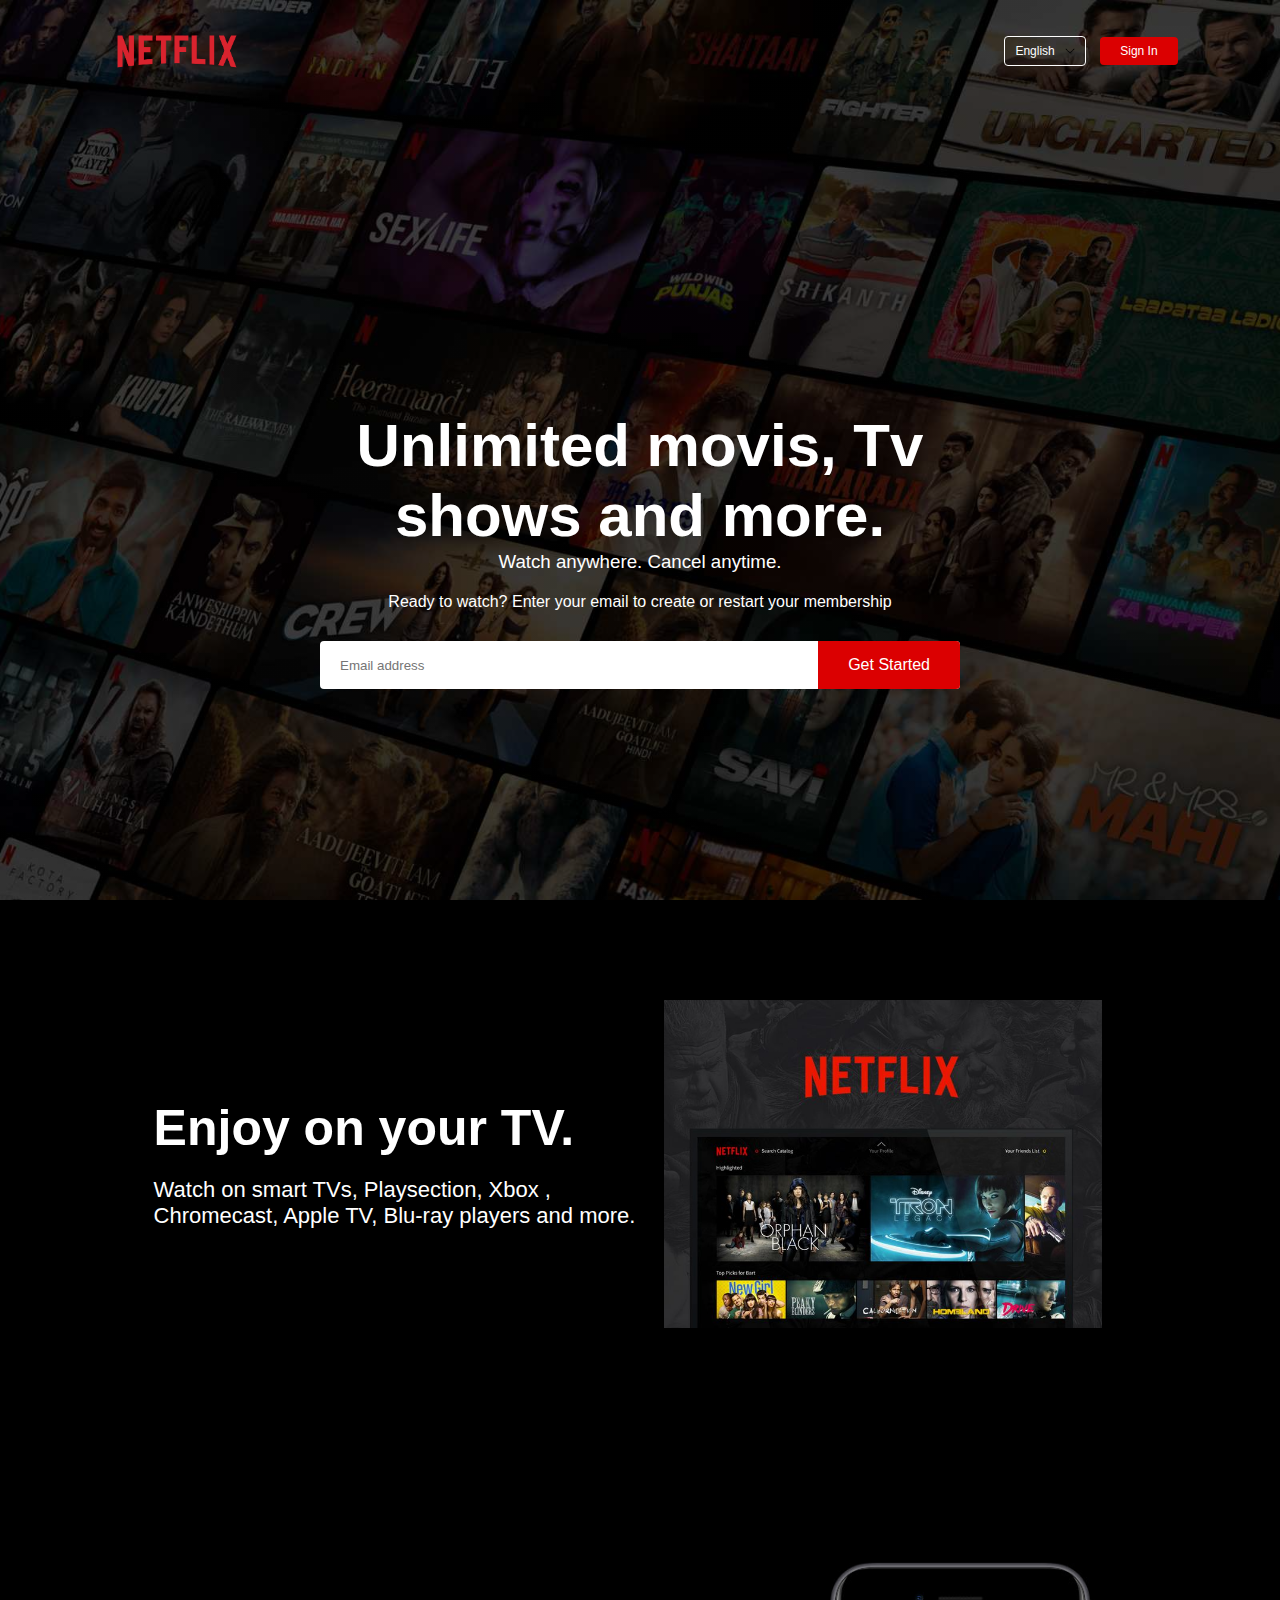
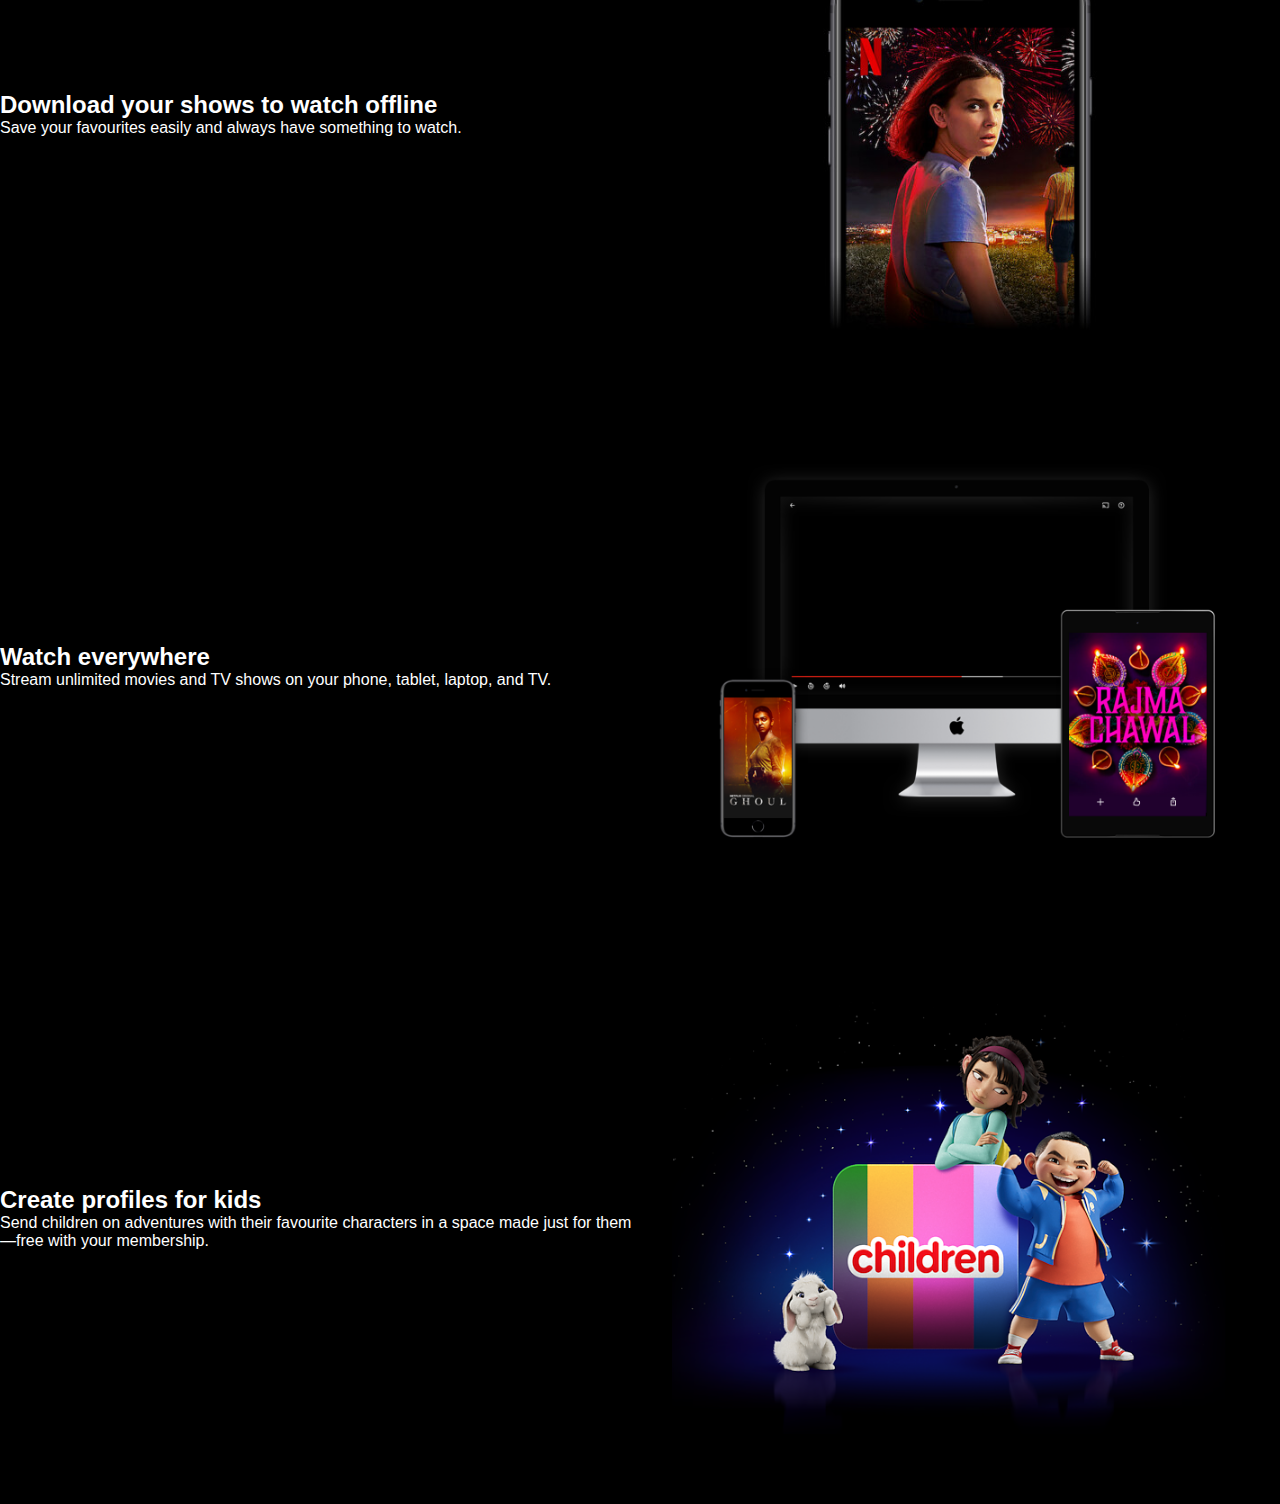
<file: index.html>
<!DOCTYPE html>
<html lang="en">
<head>
    <meta charset="UTF-8">
    <meta name="viewport" content="width=device-width, initial-scale=1.0"></head>
    <title>Netflix Website Clone</title>
    <link rel="stylesheet" href="index.css">
<body>
    <script src="netflix.js" type=""></script>
    <div class="header">
        <nav>
            <img src="Netflix_Logo_PMS.png" class="logo">
            <div>

                <button class="language-btn">English <img src="free-arrow-down-icon-3101-thumb.png"></button>
                <button>Sign In</button>
            </div>
        </nav>
        <div class="header-content">
            <h1>Unlimited movis, Tv shows and more.</h1>
            <h3>Watch anywhere. Cancel anytime.</h3>
            <p>Ready to watch? Enter your email to create or restart your membership</p>
            <form class="email-signup">
               <input type="email" id="inp" placeholder="Email address" required>
               <button type="submit">Get Started</button>
            </form>
        </div>
    </div>
        <div class="features">
            <div class="row">
                <div class="text-col">
                    <h2>Enjoy on your TV.</h2>
                    <p>Watch on smart TVs, Playsection, Xbox , Chromecast, Apple TV, Blu-ray players and more.</p>
                </div>
                <div class="img-col">
                    <img src="Netflix Exploration.jpeg">
                </div>
            </div>
        </div>

        <div class="row">
            <div class="text-col">
                <h2>Download your shows to watch offline</h2>
                <p>Save your favourites easily and always have something to watch.</p>
            </div>
            <div class="img-col">
                <img src="mobile-0819.jpg">
            </div>
        </div>
    </div>
    <div class="row">
        <div class="text-col">
            <h2>Watch everywhere</h2>
            <p>Stream unlimited movies and TV shows on your phone, tablet, laptop, and TV.</p>
        </div>
        <div class="img-col">
            <img src="device-pile-in.png">
        </div>
    </div>
</div>
<div class="row">
    <div class="text-col">
        <h2>Create profiles for kids</h2>
        <p>Send children on adventures with their favourite characters in a space made just for them—free with your membership.</p>
    </div>
    <div class="img-col">
        <img src="AAAABVr8nYuAg0xDpXDv0VI9HUoH7r2aGp4TKRCsKNQrMwxzTtr-NlwOHeS8bCI2oeZddmu3nMYr3j9MjYhHyjBASb1FaOGYZNYvPBCL.png">
    </div>
</div>
</div>
</div>
    </div>
    
</body>
</html>
</file>
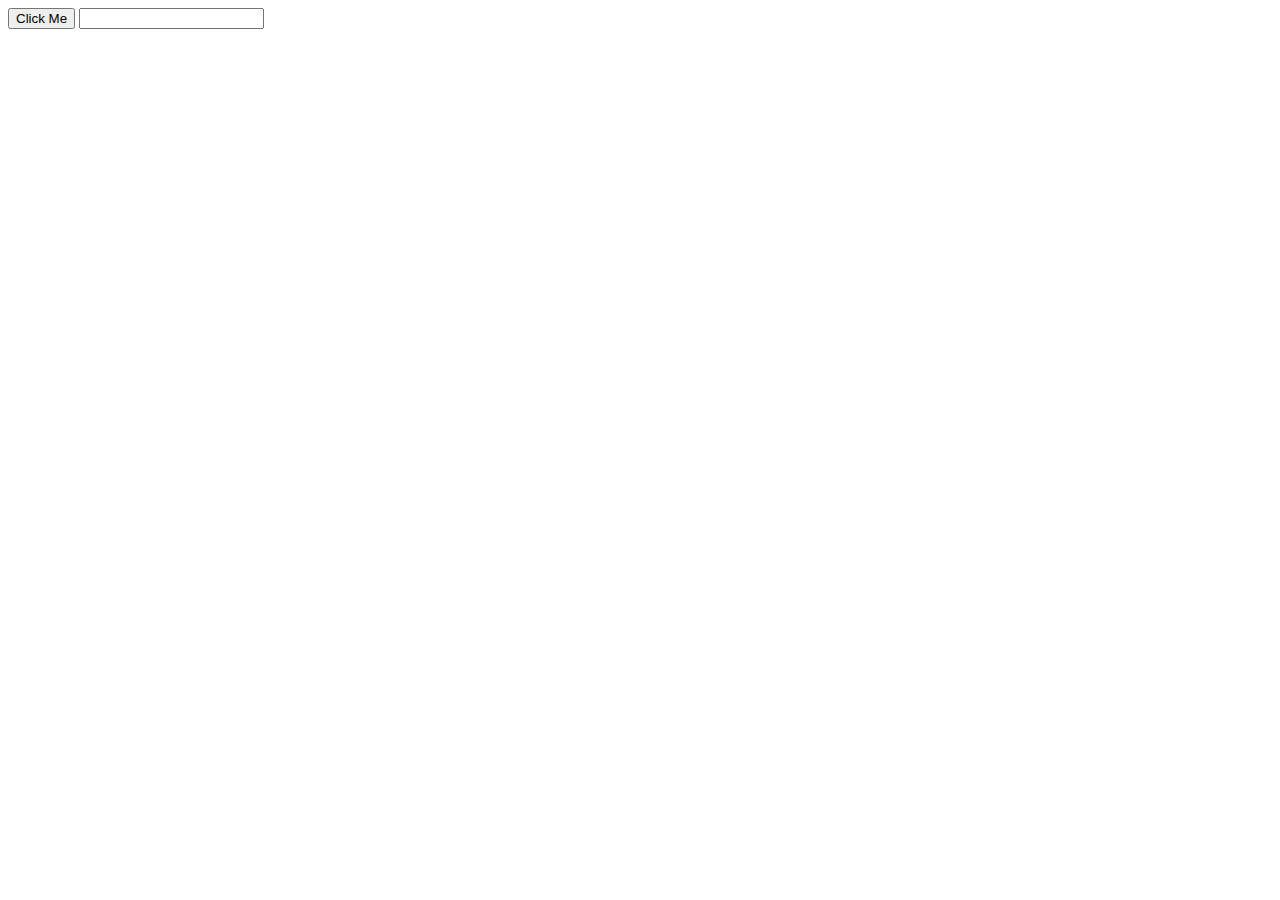
<file: FORMS.html>
<!DOCTYPE html>
<html lang="en">
<head>
    <meta charset="UTF-8">
    <meta name="viewport" content="width=device-width, initial-scale=1.0">
    <title>Document</title>
</head>
<body>
    <button type="button" id="btn">Click Me</button>
    <input type="text" id="uip"/>
<script >
    console.log("hi kaka ");
    let count =0;
    let btn = document.getElementById("btn");
    btn.addEventListener('click',balu);//event listiners 
    //event listeners:
    // mouse events ,keyboard btns,touchpad;
    //click,dbclick
    function balu(e){
        count+=1;
        console.log(count);
    }
    let userInp = "";
    let baluinput = document.getElementById("uip");
    //keyboard event keup,keydown
    baluinput.addEventListener("keyup",onBalukeyUp);
    function onBalukeyUp(e){
        console.log(e);
        if(e.key==="Enter"){
            console.log(userInp);
        }
        userInp=e.target.value;
        // console.log(e.target.value);

    }

</script>

</body>
</html>
</file>
<file: index.css>
*{
    margin: 0;
    padding: 0;
    font-family: 'poppins',sans-serif;
    box-sizing: border-box;
}
body{
    background: #000;
    color: #fff;
}
.header{
    width: 100%;
    height: 100vh;
    background-image: linear-gradient(rgba(0,0,0,0.7),rgba(0,0,0,0.7)), url(IN-en-20240729-POP_SIGNUP_TWO_WEEKS-perspective_WEB_a67d8c9e-8121-4a74-98e4-8005eb2df227_small.jpg);
    background-size: cover;
    background-position: center;
    padding: 10px 8%;
    position: relative;
}

nav{
    display: flex;
    align-items: center;
    justify-content: space-between;
    padding: 10px 0;
}

.logo{
    width: 150px;
    cursor: pointer;
}
nav button{
    border: 0;
    outline: 0;
    background: #db0001;
    color: #fff;
    padding: 7px 20px;
    font-size: 12px;
    border-radius: 4px;
    margin-left: 10px;
    cursor: pointer;
}


.language-btn{
    display: inline-flex;
    align-items: center;
    background: transparent;
    border: 1px solid #fff;
    padding: 7px 10px;
}

.language-btn img{
    width: 10px;
    margin-left: 10px;
}

.header-content{
    position: absolute;
    top: 50%;
    left: 50%;
    transform: translate(-50%,-50%);
    text-align: center;
    margin-top: 100px;
}

.header-content h1{
    font-size: 60px;
    line-height: 70px;
    font-weight: 600;
    max-width: 650px;
}
.header-content h3{
    font-weight: 400;
    margin-bottom: 20px;
}

.email-signup{
    background: #fff;
    border-radius: 4px;
    display: flex;
    align-items: center;
    margin-top: 30px;
    overflow: hidden;
}

.email-signup input{
    flex: 1;
    border: 0;
    outline: 0;
    margin-left: 20px;
}

.email-signup button{
    background: #db0001;
    border: 0;
    outline: 0;
    color: #fff;
    font-size: 16px;
    cursor: pointer;
    padding: 15px 30px;

}
.features{
    padding: 50px 12%;
    font-size: 22px;

}
.row{
    display: flex;
    width: 100%;
    align-items: center;
    flex-wrap: wrap;
    padding: 50px 0;
}
.text-col{
    flex-basis: 50%;
    margin-bottom: 20px;

}
.img-col{
    flex-basis: 50%;
    margin-bottom: 20px;

}
.img-col img{
    display: block;
    width: 90%;
    margin: auto;

}
.features h2{
    font-size: 50px;
    font-weight: 600;
    margin-bottom: 20px;
}

.faq{
    padding: 10px 12%;
    text-align: center;
    font-size: 18px;
}
.faq h2{
    font-weight: 500;
    font-size: 40px;
}
</file>
